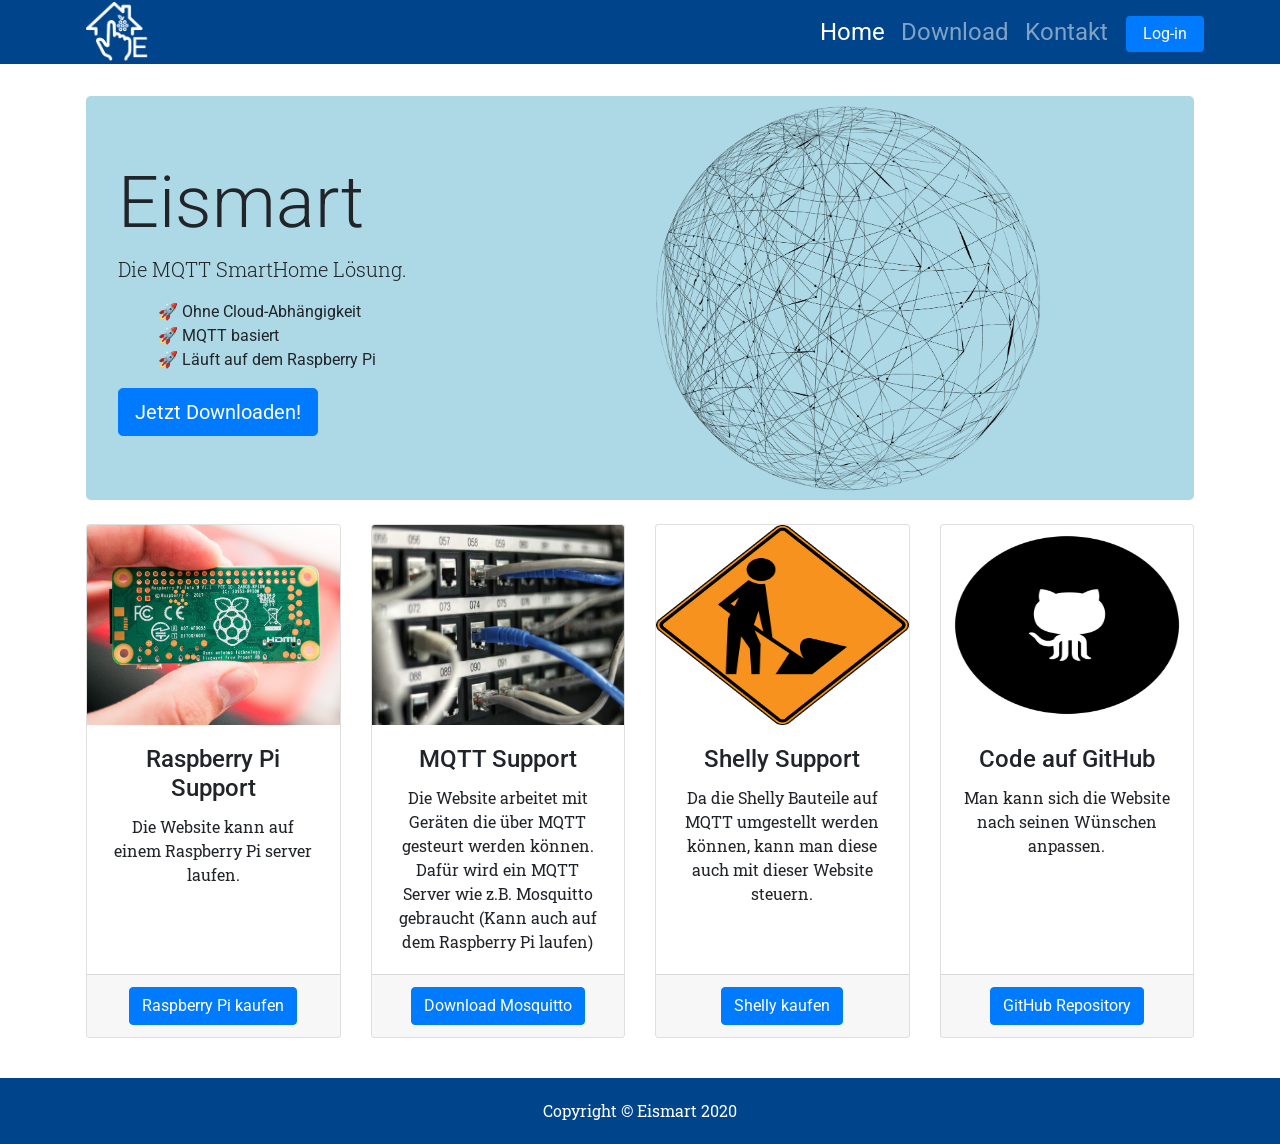
<file: EismartInfo/index.html>
<!DOCTYPE html>
<html lang="en">

<head>

  <meta charset="utf-8">
  <meta name="viewport" content="width=device-width, initial-scale=1, shrink-to-fit=no">
  <meta name="description" content="">
  <meta name="author" content="">

  <title>Eismart - MQTT SmartHome</title>

  <!-- Bootstrap core CSS -->
  <link href="vendor/bootstrap/css/bootstrap.min.css" rel="stylesheet">
  <link href="https://fonts.googleapis.com/css?family=Roboto:500" rel="stylesheet"> 
  <link href="https://fonts.googleapis.com/css?family=Roboto+Slab" rel="stylesheet"> 
  <!-- Custom styles for this template -->
  <link href="css/heroic-features.css" rel="stylesheet">
  <link href="css/style.css" rel="stylesheet">
  <link rel="icon" href="img/favicon/LogoMakr_8BoySC.png" type="image/png">

</head>

<body>

  <!-- Navigation -->
  <nav class="navbar navbar-expand-lg navbar-dark bg-dark fixed-top">
    <div class="container">
      <a href="index.html"><img class="imglogo" src="img/logowhite.png"></a>
      <!--<a class="navbar-brand" href="#"><img class="imglogo" src="img/logo.png"></a>-->
      <button class="navbar-toggler" type="button" data-toggle="collapse" data-target="#navbarResponsive" aria-controls="navbarResponsive" aria-expanded="false" aria-label="Toggle navigation">
        <span class="navbar-toggler-icon"></span>
      </button>
      <div class="collapse navbar-collapse" id="navbarResponsive">
        <ul class="navbar-nav ml-auto">
          <li class="nav-item active">
            <a class="nav-link" href="index.html">Home
              <span class="sr-only">(current)</span>
            </a>
          </li>
          <li class="nav-item">
            <a class="nav-link" href="https://github.com/TimEismar/Eismart_SmartHome">Download</a>
          </li>
          <li class="nav-item">
            <a class="nav-link" href="contact.html">Kontakt</a>
          </li>
          <li class="nav-item">
            <button class="btn loginbtn" onclick="document.getElementById('id01').style.display='block'">Log-in</button>
          </li>
        </ul>
      </div>
    </div>
  </nav>

  <!-- Page Content -->
  <div class="container">

    <!-- Jumbotron Header -->
    <header class="jumbotron my-4" class="test">
      <h1 class="display-3">Eismart</h1>
      <p class="lead">Die MQTT SmartHome Lösung.</p>
      <ul class="aufzaehlzeichen">
              <li><i class="ri-check-double-line"></i> Ohne Cloud-Abhängigkeit</li>
              <li><i class="ri-check-double-line"></i> MQTT basiert</li>
              <li><i class="ri-check-double-line"></i> Läuft auf dem Raspberry Pi</li>
            </ul>
      <a href="#" class="btn btn-primary btn-lg">Jetzt Downloaden!</a>
        <img class="webimage" src="img/web.png" alt="">
      
     
    </header>
    <!--<img class="webimage" src="img/web.png" alt="">-->
    <!-- Page Features -->
    <div class="row text-center">

      <div class="col-lg-3 col-md-6 mb-4">
        <div class="card h-100">
          <img class="card-img-top" src="img/raspi.png" alt="">
          <div class="card-body">
            <h4 class="card-title">Raspberry Pi Support</h4>
            <p class="card-text">Die Website kann auf einem Raspberry Pi server laufen. </p>
          </div>
          <div class="card-footer">
            <a href="https://www.raspberrypi.org/products/raspberry-pi-4-model-b/" class="btn btn-primary">Raspberry Pi kaufen</a>
          </div>
        </div>
      </div>

      <div class="col-lg-3 col-md-6 mb-4">
        <div class="card h-100">
          <img class="card-img-top" src="img/server.png" alt="Server-Icon">
          <div class="card-body">
            <h4 class="card-title">MQTT Support</h4>
            <p class="card-text">Die Website arbeitet mit Geräten die über MQTT gesteurt werden können. Dafür wird ein MQTT Server wie 
              z.B. Mosquitto gebraucht (Kann auch auf dem Raspberry Pi laufen)
            </p>
          </div>
          <div class="card-footer">
            <a href="https://mosquitto.org/download/" class="btn btn-primary">Download Mosquitto</a>
          </div>
        </div>
      </div>

      <div class="col-lg-3 col-md-6 mb-4">
        <div class="card h-100">
          <img class="card-img-top" src="img/work.png" alt="In Work">
          <div class="card-body">
            <h4 class="card-title">Shelly Support</h4>
            <p class="card-text">Da die Shelly Bauteile auf MQTT umgestellt werden können, kann man diese auch mit dieser Website steuern.</p>
          </div>
          <div class="card-footer">
            <a href="https://shelly.cloud" class="btn btn-primary">Shelly kaufen</a>
          </div>
        </div>
      </div>

      <div class="col-lg-3 col-md-6 mb-4">
        <div class="card h-100">
          <img class="card-img-top" src="img/github.png" alt="GitHub">
          <div class="card-body">
            <h4 class="card-title">Code auf GitHub</h4>
            <p class="card-text">Man kann sich die Website nach seinen Wünschen anpassen.</p>
          </div>
          <div class="card-footer">
            <a href="https://github.com/TimEismar/Eismart" class="btn btn-primary">GitHub Repository</a>
          </div>
        </div>
      </div>

    </div>
    <!-- /.row -->

  </div>
  <!-- /.container -->

  <!-- Footer -->
  <footer class="py-5 bg-dark foot">
    <div class="container">
      <p class="m-0 text-center text-white">Copyright &copy; Eismart 2020</p>
    </div>
  </footer>

  <!-- Bootstrap core JavaScript -->
  <script src="vendor/jquery/jquery.min.js"></script>
        <script src="vendor/bootstrap/js/bootstrap.bundle.min.js"></script>
      
         <!-- The Modal -->
      <div id="id01" class="modal">
        <span onclick="document.getElementById('id01').style.display='none'"
      class="close" title="Close Modal">&times;</span>
      
        <!-- Modal Content -->
        <form class="modal-content animate" method ="POST" action="php/login.php">
          <div class="imgcontainer">
            <img src="img/avatar.png" alt="Avatar" class="avatar">
          </div>
      
          <div class="container">
            <div class="inputlogin">
            <label for="uname"><b>Username</b></label>
            <input type="text" placeholder="Enter Username" name="uname" required>
      
            <label for="psw"><b>Password</b></label>
            <input type="password" placeholder="Enter Password" name="psw" required>
      
            <button class="btn login2btn" type="submit">Login</button>
            <label>
              <div class="checkbox">
                <input  type="checkbox" checked="checked" name="remember"> Remember me
              </div>
              </label>
            </div>
          </div>
      
          <div class="container" style="background-color:#f1f1f1">
            <button type="button" onclick="document.getElementById('id01').style.display='none'" class="btn cancelbtn">Cancel</button>
            <span class="psw">Password vergessen?<a href="#"> Zurücksetzten!</a></span>
            <spam class="signup">Noch keinen Account?<a href="register.html"> Registriere dich hier!</a></spam>
          </div>
        </form>
        <script>
          // Get the modal
          var modal = document.getElementById('id01');
          
          // When the user clicks anywhere outside of the modal, close it
          window.onclick = function(event) {
            if (event.target == modal) {
              modal.style.display = "none";
            }
          }
          </script>

</body>

</html>
</file>
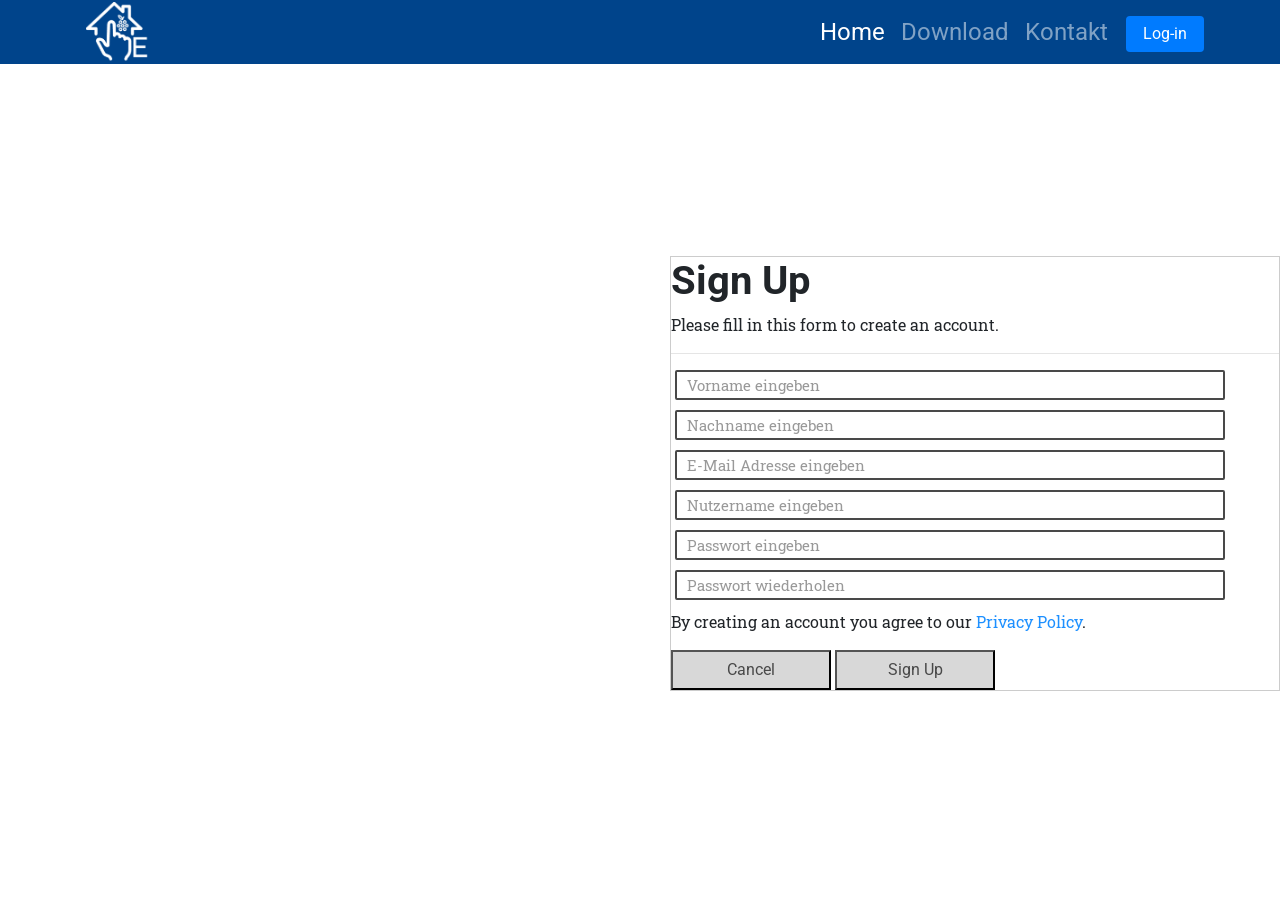
<file: EismartInfo/register.html>
<!DOCTYPE html>
<html lang="de">

<head>

  <meta charset="utf-8">
  <meta name="viewport" content="width=device-width, initial-scale=1, shrink-to-fit=no">
  <meta name="description" content="">
  <meta name="author" content="">

  <title>Eismart - MQTT SmartHome</title>

  <!-- Bootstrap core CSS -->
  <link href="vendor/bootstrap/css/bootstrap.min.css" rel="stylesheet">
  <link href="https://fonts.googleapis.com/css?family=Roboto:500" rel="stylesheet"> 
  <link href="https://fonts.googleapis.com/css?family=Roboto+Slab" rel="stylesheet"> 
  <!-- Custom styles for this template -->
  <link href="css/heroic-features.css" rel="stylesheet">
  <link href="css/register.css" rel="stylesheet">
  <link rel="icon" href="img/favicon/LogoMakr_8BoySC.png" type="image/png">

</head>

<body>

  <!--navbar-->
  <nav class="navbar navbar-expand-lg navbar-dark bg-dark fixed-top">
    <div class="container">
      <a href="index.html"><img class="imglogo" src="img/logowhite.png"></a>
      <!--<a class="navbar-brand" href="#"><img class="imglogo" src="img/logo.png"></a>-->
      <button class="navbar-toggler" type="button" data-toggle="collapse" data-target="#navbarResponsive" aria-controls="navbarResponsive" aria-expanded="false" aria-label="Toggle navigation">
        <span class="navbar-toggler-icon"></span>
      </button>
      <div class="collapse navbar-collapse" id="navbarResponsive">
        <ul class="navbar-nav ml-auto">
          <li class="nav-item active">
            <a class="nav-link" href="index.html">Home
              <span class="sr-only">(current)</span>
            </a>
          </li>
          <li class="nav-item">
            <a class="nav-link" href="https://github.com/TimEismar/Eismart_SmartHome">Download</a>
          </li>
          <li class="nav-item">
            <a class="nav-link" href="contact.html">Kontakt</a>
          </li>
          <li class="nav-item">
            <button class="btn loginbtn" onclick="document.getElementById('id01').style.display='block'">Log-in</button>
          </li>
        </ul>
      </div>
    </div>
  </nav>

  <!--Registrierung-->
  <div class="register">
  <div class="registerform" float>
  <form action="php/register.php" style="border:1px solid #ccc">
    
    <div class="registertitle">
      <h1>Sign Up</h1>
      <p>Please fill in this form to create an account.</p>
      </div>
      <hr>
  
      <label for="firstname"></label>
      <input class="input_text" type="text" placeholder="Vorname eingeben" name="firstname" required>
      <br>
      <label for="lastname"></label>
      <input class="input_text" type="text" placeholder="Nachname eingeben" name="lastname" required>
      <br>
      <label for="email"></label>
      <input class="input_text" type="email" placeholder="E-Mail Adresse eingeben" name="email" required>
      <br>
      <label for="username"></label>
      <input class="input_text" type="text" placeholder="Nutzername eingeben" name="username" required>
      <br>
      <label for="psw"></label>
      <input class="input_text" type="password" placeholder="Passwort eingeben" name="ipsw" required>
      <br>
      <label for="psw-repeat"></label>
      <input class="input_text" type="password" placeholder="Passwort wiederholen" name="psw-repeat" required>
  
      </label>
  
      <p>By creating an account you agree to our <a href="https://www.termsfeed.com/live/36b0f8f1-6ae4-4535-8dd5-cba2a8f9225a" style="color:dodgerblue">Privacy Policy</a>.</p>
  
      <div class="clearfix">
        <a href ="index.html"><button class="button" type="button" class="cancelbtn">Cancel</button></a>
        <button class="button" type="submit" class="signupbtn" name="Submit" >Sign Up</button>
      </div>
    
  </form>
</div>
</div>

<script src="vendor/jquery/jquery.min.js"></script>
        <script src="vendor/bootstrap/js/bootstrap.bundle.min.js"></script>
      
         <!-- The Modal -->
      <div id="id01" class="modal">
        <span onclick="document.getElementById('id01').style.display='none'"
      class="close" title="Close Modal">&times;</span>
      
        <!-- Modal Content -->
        <form class="modal-content animate" method ="POST" action="php/login.php">
          <div class="imgcontainer">
            <img src="img/avatar.png" alt="Avatar" class="avatar">
          </div>
      
          <div class="container">
            <div class="inputlogin">
            <label for="uname"><b>Username</b></label>
            <input type="text" placeholder="Enter Username" name="uname" required>
      
            <label for="psw"><b>Password</b></label>
            <input type="password" placeholder="Enter Password" name="psw" required>
      
            <button class="btn login2btn" type="submit">Login</button>
            <label>
              <div class="checkbox">
                <input  type="checkbox" checked="checked" name="remember"> Remember me
              </div>
              </label>
            </div>
          </div>
      
          <div class="container" style="background-color:#f1f1f1">
            <button type="button" onclick="document.getElementById('id01').style.display='none'" class="btn cancelbtn">Cancel</button>
            <span class="psw">Password vergessen?<a href="#"> Zurücksetzten!</a></span>
            <spam class="signup">Noch keinen Account?<a href="register.html"> Registriere dich hier!</a></spam>
          </div>
        </form>
        <script>
          // Get the modal
          var modal = document.getElementById('id01');
          
          // When the user clicks anywhere outside of the modal, close it
          window.onclick = function(event) {
            if (event.target == modal) {
              modal.style.display = "none";
            }
          }
          </script>

  <!--Footer-->
  <footer class="py-5 bg-dark foot">
    <div class="container">
      <p class="m-0 text-center text-white">Copyright &copy; Eismart 2020</p>
    </div>
  </footer>

</body>
  </html>
</file>
<file: EismartInfo/css/style.css>
p{
    font-family: 'Roboto Slab',serif;
}
h1{
    font-family: 'Roboto' sans-serif;
    font-weight: bold;
}
.navbar{
    height: 4rem;
    font-size:x-large;
}
.imglogo{
    height: 4.688rem !important;
    width: 5.688rem !important;
    margin-top: 0.938rem;
}
.bg-dark{
    background-color: #00448B !important;
}

.jumbotron{
    margin-top: 1.188rem;
    background-color: lightblue;
}
.webimage{
    width: 26.625rem;
    height: 25rem;
    margin-top: -18.25rem;
    margin-bottom: 0rem;
    float: right;
    margin-right: 6.25rem; 
}
.aufzaehlzeichen{
    list-style-type: "🚀";
    list-style-position: inside;
}
.card-img-top {
    width: 100%;
    height: 12.5rem;
}
.foot{
    width: 100%;
    padding-top: 5px !important;
    padding-bottom: 5px !important;
}

/*Login*/

.uname, .psw {
  width: 100%;
  padding: 0.75rem 1.25rem;
  margin: 0.5rem 0;
  display: inline-block;
  border: 0.0625rem solid #ccc;
  box-sizing: border-box;
}



.loginbtn {
  color: #fff;
  background-color: #007bff;
  border-color: #007bff;
  margin-top: 0.625rem;
  margin-left: 0.625rem;
  border: none;
  cursor: pointer;
  width: 100%;
  height: 70%;
  text-align: center;
}


button:hover {
  opacity: 0.8;
}


.cancelbtn {
  width: auto;
  padding: 0.625rem 1.125rem;
  background-color: #f44336;
  color: #fff;
}

.login2btn{
  width: auto;
  padding: 0.625rem 1.125rem;
  background-color: green;
  color: #fff;
  margin-top: 1.875rem;
}

.checkbox{
    margin-left: 23.1125rem;
    
}


.imgcontainer {
  text-align: center;
  margin: 1.5rem 0 0.75rem 0;
  position: relative;
}

img.avatar {
  width: 15.625rem;
  height: 15.25rem;
  border-radius: 50%;
}

.container {
  padding: 1rem;
}

span.psw {
  float: right;
  padding-top: 1rem;
}


.modal {
  display: none; 
  position:fixed;
  z-index: 1; 
  left: 0;
  top: 0;
  width: 100%; 
  height: 100%; 
  overflow: auto; 
  background-color: rgb(0,0,0); 
  background-color: rgba(0,0,0,0.4); 
  padding-top: 3.75rem;
}


.modal-content {
  background-color: #fefefe;
  margin: 5% auto 15% auto; 
  border: 0.0625rem solid #888;
  width: 50%; 
}

.inputlogin{
    padding-left: 12.5rem;
    padding-right: 12.5rem;  
  }

  .psw{
      padding-right: 6.25rem;
  }

  .signup{
      padding-left: 6.25rem;
  }


.close {
  position: absolute;
  right: 1.5625rem;
  top: 0;
  color: #000;
  font-size: 2.1875rem;
  font-weight: bold;
}

.close:hover,
.close:focus {
  color: red;
  cursor: pointer;
}


.animate {
  -webkit-animation: animatezoom 0.6s;
  animation: animatezoom 0.6s
}

@-webkit-keyframes animatezoom {
  from {-webkit-transform: scale(0)} 
  to {-webkit-transform: scale(1)}
}
  
@keyframes animatezoom {
  from {transform: scale(0)} 
  to {transform: scale(1)}
}


@media screen and (max-width: 18.75rem) {
  span.psw {
     display: block;
     float: none;
  }
  .cancelbtn {
     width: 100%;
  }
</file>
<file: EismartInfo/css/register.css>
p{
    font-family: 'Roboto Slab',serif;
}
h1{
    font-family: 'Roboto' sans-serif;
    font-weight: bold;
}
.navbar{
    height: 4rem;
    font-size:x-large;
}
.imglogo{
    height: 4.6875rem !important;
    width: 5.6875rem !important;
    margin-top: 0.9375rem;
}
.bg-dark{
    background-color: #00448B !important;
}
footer{
    height: 0rem;
}
/*.register-title{
    margin-top: 100px;
    color: #fff;
    text-transform: uppercase;
    transition: all 4s ease-in-out;
}
.register-title h1{
    font-size: 32px;
    line-height: 10px;
}
.register-title h2{
    font-size: 16px;
}*/
/* Kontakt ***************************************************************************************/

form input{
    font-family: 'Roboto Slab', serif;
    font-size: 0.9375rem;
    margin-bottom: 0.625rem;
    border-radius: 0.125rem;
    border: 0.125rem solid;
    border-color: #494949;
    outline: none;
}

form input:first-child {
    margin-top: 0.625rem;
}

form input {
    width: 34.375rem;
    height: 1.875rem;
}



.input_text {
    color: 494949;
    padding-left: 0.625rem;
}


:-ms-input-placeholder {  
   color: #999999;  
}
 
::-webkit-input-placeholder {
   color: #999999;
}
 
:-moz-placeholder { 
   color: #999999;  
}
 
::-moz-placeholder {  
   color: #999999;  
}


.button {
    background-color: #D8D8D8;
    color: #494949;
    width: 10rem;
    height: 2.5rem;
}


.button:hover {
    background-color: #494949;
    color: #D8D8D8;
    }

.registerform{
    margin-left: 41.875rem;
}

.register{
    margin-top: 12.5rem;
    margin-bottom: 12.5rem;
    outline: none !important;
    border: none !important;
}

.uname, .psw {
    width: 100%;
    padding: 0.75rem 1.25rem;
    margin: 0.5rem 0;
    display: inline-block;
    border: 0.0625rem solid #ccc;
    box-sizing: border-box;
  }
  
 

  .loginbtn {
    color: #fff;
    background-color: #007bff;
    border-color: #007bff;
    margin-top: 0.625rem;
    margin-left: 0.625rem;
    border: none;
    cursor: pointer;
    width: 100%;
    height: 70%;
    text-align: center;
  }


  button:hover {
    opacity: 0.8;
  }
  

  .cancelbtn {
    width: auto;
    padding: 0.625rem 1.125rem;
    background-color: #f44336;
    color: #fff;
  }

  .login2btn{
    width: auto;
    padding: 0.625rem 1.125rem;
    background-color: green;
    color: #fff;
    margin-top: 1.875rem;
  }

  .checkbox{
      margin-left: 23.1125rem;
      
  }
  
 
  .imgcontainer {
    text-align: center;
    margin: 1.5rem 0 0.75rem 0;
    position: relative;
  }
  
  img.avatar {
    width: 15.625rem;
    height: 15.25rem;
    border-radius: 50%;
  }
  
  .container {
    padding: 1rem;
  }
  
  span.psw {
    float: right;
    padding-top: 1rem;
  }
  

  .modal {
    display: none; 
    position:fixed;
    z-index: 1; 
    left: 0;
    top: 0;
    width: 100%; 
    height: 100%; 
    overflow: auto; 
    background-color: rgb(0,0,0); 
    background-color: rgba(0,0,0,0.4); 
    padding-top: 3.75rem;
  }
  
  
  .modal-content {
    background-color: #fefefe;
    margin: 5% auto 15% auto; 
    border: 0.0625rem solid #888;
    width: 50%; 
  }

  .inputlogin{
      padding-left: 12.5rem;
      padding-right: 12.5rem;  
    }

    .psw{
        padding-right: 6.25rem;
    }

    .signup{
        padding-left: 6.25rem;
    }
  

  .close {
    position: absolute;
    right: 1.5625rem;
    top: 0;
    color: #000;
    font-size: 2.1875rem;
    font-weight: bold;
  }
  
  .close:hover,
  .close:focus {
    color: red;
    cursor: pointer;
  }
  
 
  .animate {
    -webkit-animation: animatezoom 0.6s;
    animation: animatezoom 0.6s
  }
  
  @-webkit-keyframes animatezoom {
    from {-webkit-transform: scale(0)} 
    to {-webkit-transform: scale(1)}
  }
    
  @keyframes animatezoom {
    from {transform: scale(0)} 
    to {transform: scale(1)}
  }
  
 
  @media screen and (max-width: 18.75rem) {
    span.psw {
       display: block;
       float: none;
    }
    .cancelbtn {
       width: 100%;
    }
</file>
<file: EismartInfo/css/heroic-features.css>
/*!
 * Start Bootstrap - Heroic Features (https://startbootstrap.com/template-overviews/heroic-features)
 * Copyright 2013-2019 Start Bootstrap
 * Licensed under MIT (https://github.com/BlackrockDigital/startbootstrap-heroic-features/blob/master/LICENSE)
 */
body {
  padding-top: 56px;
}
</file>
